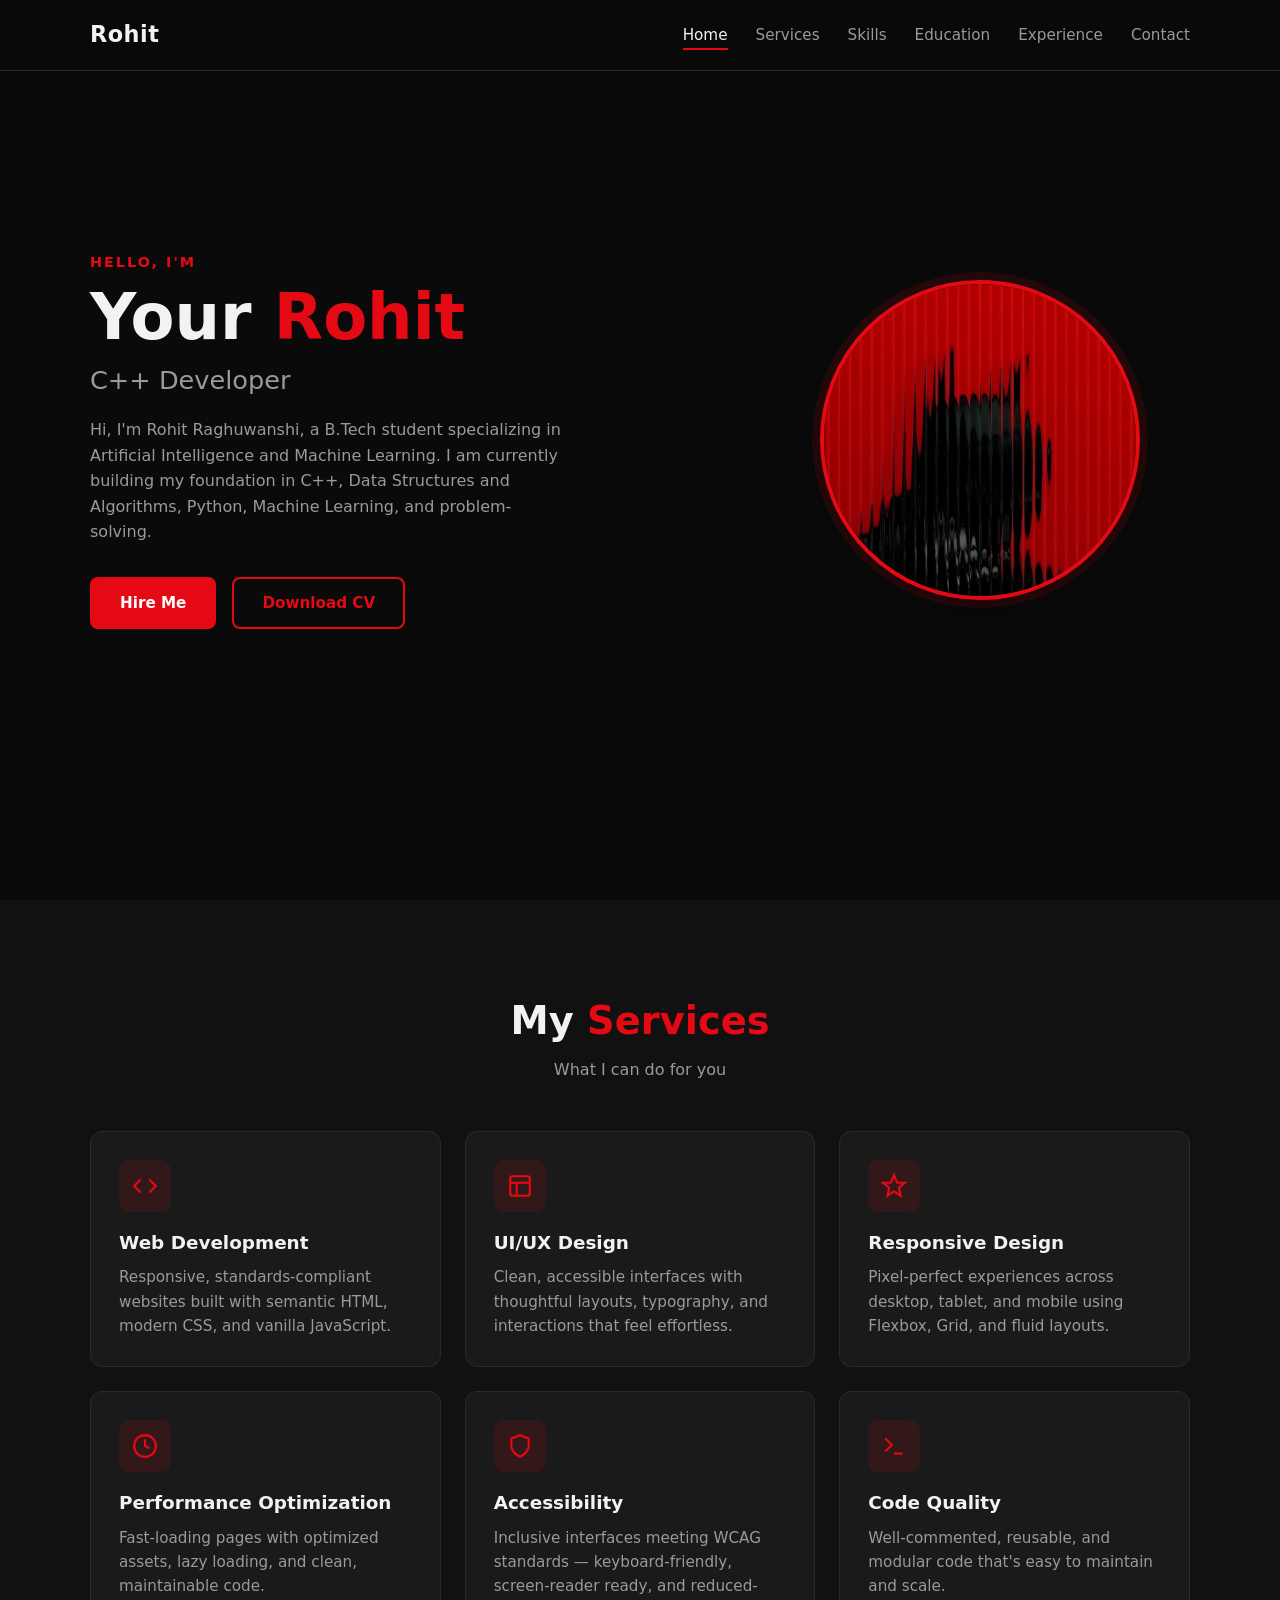
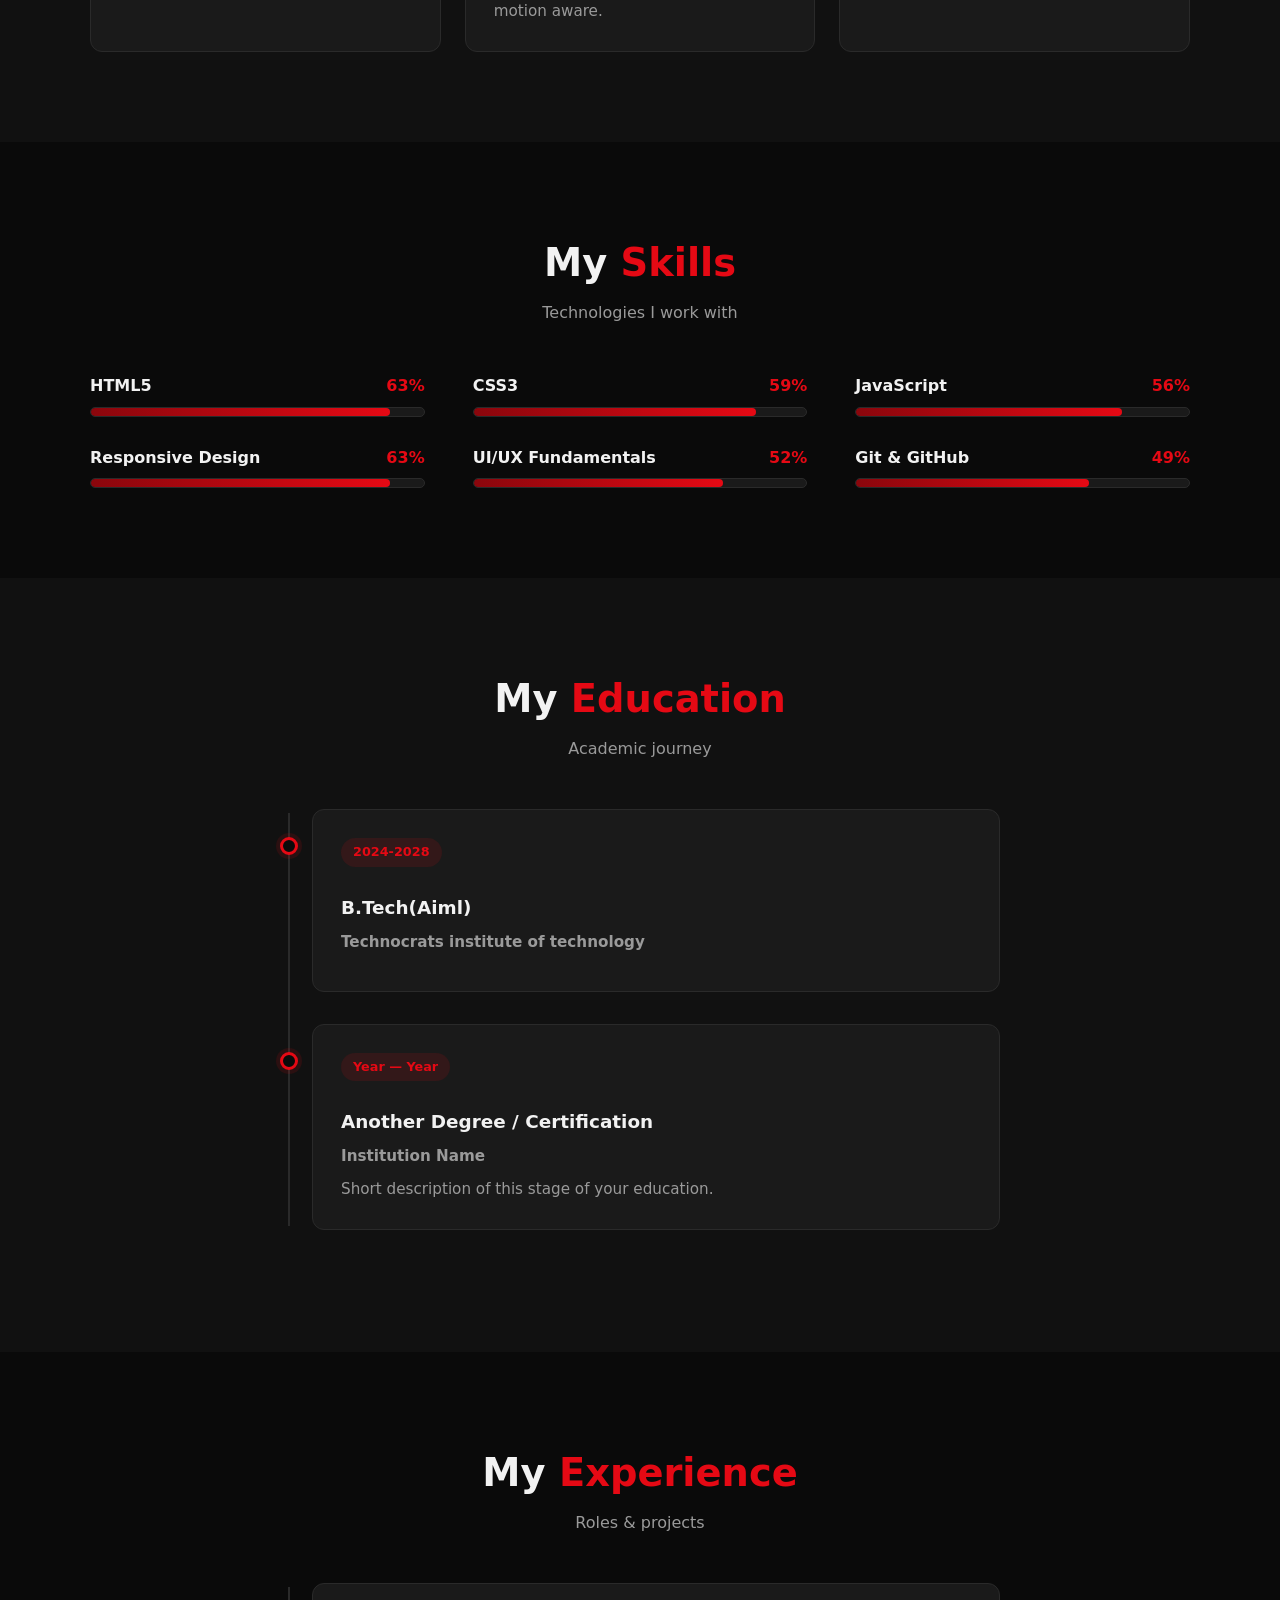
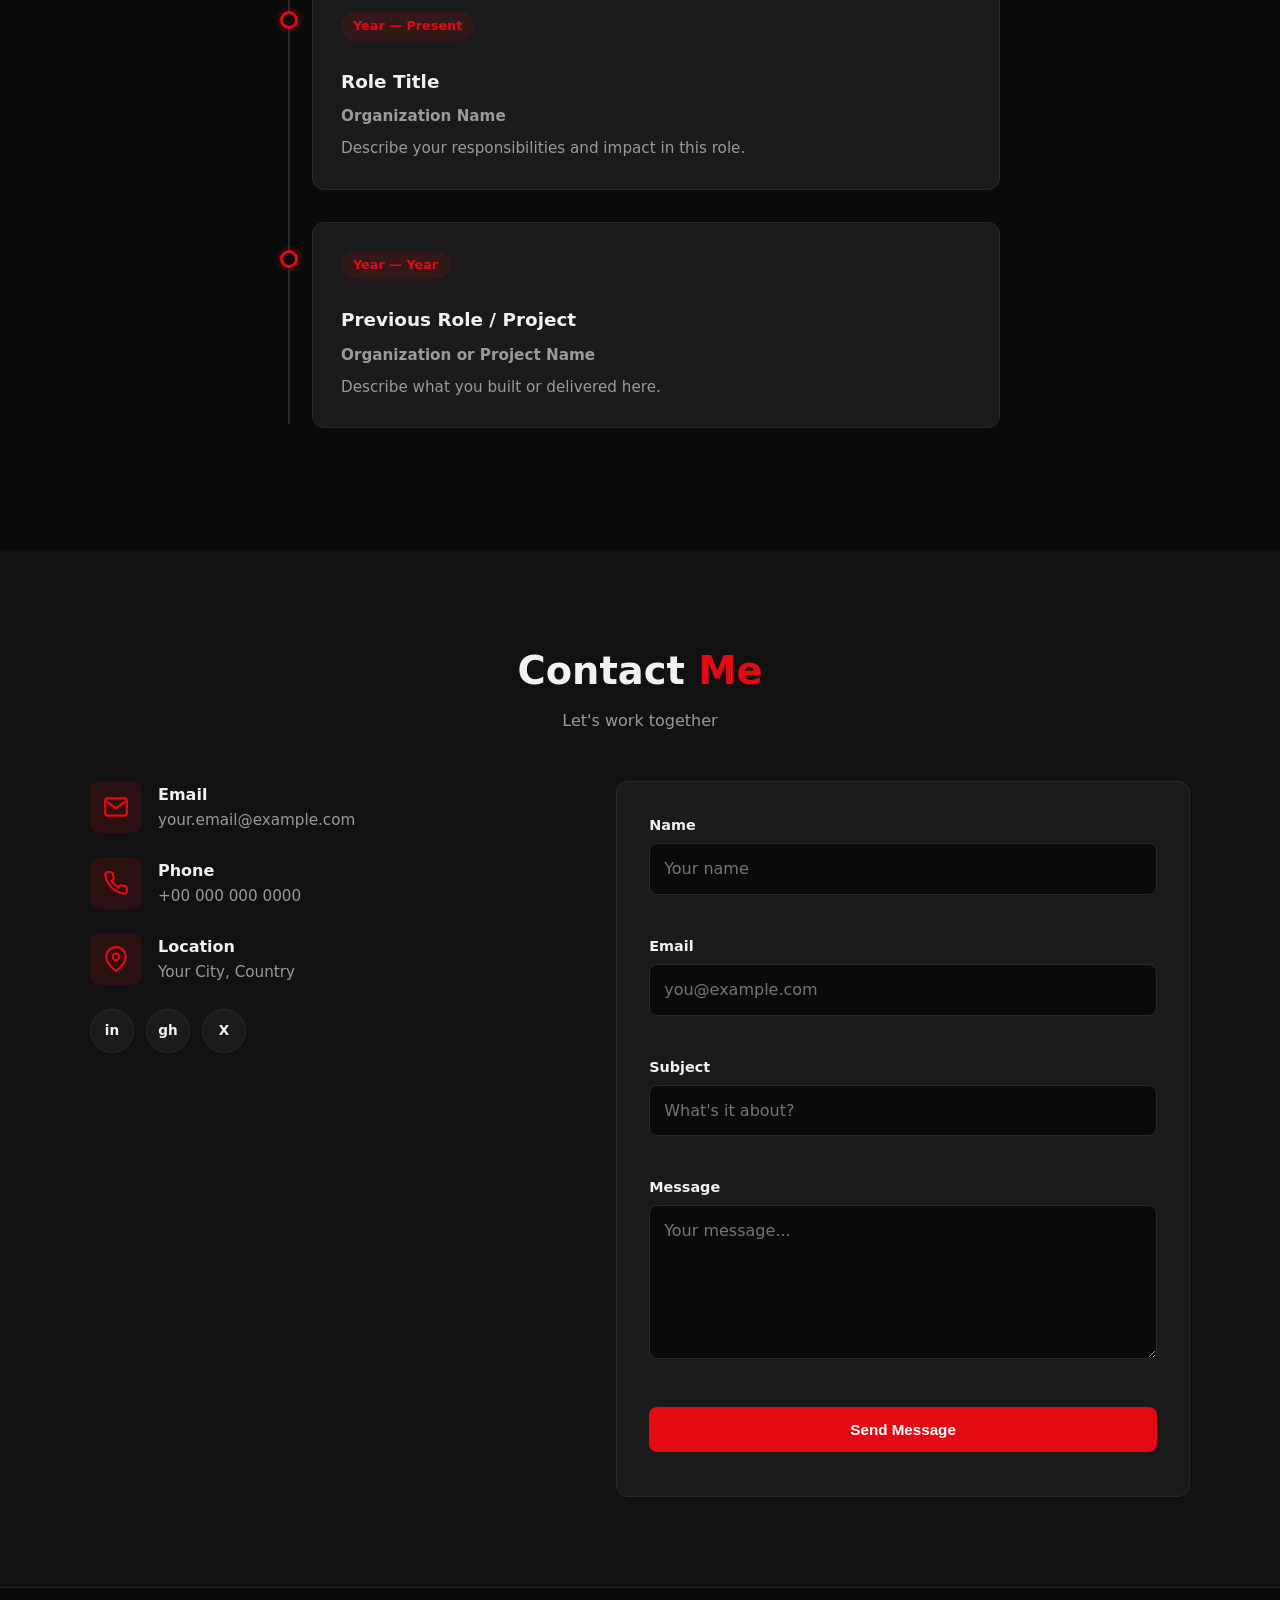
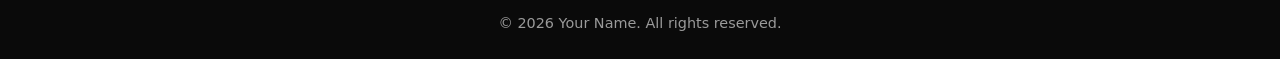
<file: Css/Portfolio/index.html>
<!DOCTYPE html>
<html lang="en">
<head>
  <meta charset="UTF-8" />
  <meta name="viewport" content="width=device-width, initial-scale=1.0" />
  <meta name="description" content="Personal portfolio — skills, services, education, experience, and contact." />
  <title>Your Name — Portfolio</title>
  <link rel="stylesheet" href="style.css" />
</head>
<body>
  <a class="skip-link" href="#main">Skip to main content</a>

<!-- ===== Header / Nav ===== -->
  <header class="site-header">
    <nav class="nav container" aria-label="Main navigation">
      <a href="#home" class="logo">Rohit<span class="accent"></span></a>
      <button class="nav-toggle" id="navToggle" aria-label="Toggle navigation menu" aria-expanded="false" aria-controls="navMenu">
        <span class="bar"></span><span class="bar"></span><span class="bar"></span>
      </button>
      <ul class="nav-menu" id="navMenu">
        <li><a href="#home" class="nav-link active">Home</a></li>
        <li><a href="#services" class="nav-link">Services</a></li>
        <li><a href="#skills" class="nav-link">Skills</a></li>
        <li><a href="#education" class="nav-link">Education</a></li>
        <li><a href="#experience" class="nav-link">Experience</a></li>
        <li><a href="#contact" class="nav-link">Contact</a></li>
      </ul>
    </nav>
  </header>

<main id="main">
    <!-- ===== Hero ===== -->
    <section id="home" class="hero section">
      <div class="container hero-grid">
        <div class="hero-content reveal">
          <p class="hero-greeting">Hello, I'm</p>
          <h1 class="hero-name">Your <span class="accent">Rohit</span></h1>
          <h2 class="hero-title">C++ Developer</h2>
          <p class="hero-intro">
             Hi, I'm Rohit Raghuwanshi, a B.Tech student specializing in Artificial Intelligence and Machine Learning.
I am currently building my foundation in C++, Data Structures and Algorithms, Python, Machine Learning, and problem-solving.
          </p>
          <div class="hero-actions">
            <a href="#contact" class="btn btn-primary">Hire Me</a>
            <a href="#contact" class="btn btn-outline">Download CV</a>
          </div>
        </div>
        <div class="hero-image reveal">
          <!-- Replace src with your photo; inline SVG is a safe fallback -->
          <img src="death.jpg" alt="Profile photo of Your Name"
               width="320" height="320" loading="eager"
               onerror="this.onerror=null;this.src='data:image/svg+xml;utf8,%3Csvg xmlns=%22http://www.w3.org/2000/svg%22 viewBox=%220 0 320 320%22%3E%3Crect width=%22320%22 height=%22320%22 fill=%22%231a1a1a%22/%3E%3Ccircle cx=%22160%22 cy=%22120%22 r=%2255%22 fill=%22%23e50914%22 opacity=%220.85%22/%3E%3Cpath d=%22M60 300c10-70 55-100 100-100s90 30 100 100z%22 fill=%22%23e50914%22 opacity=%220.85%22/%3E%3C/svg%3E'" />
        </div>
      </div>
    </section>

<!-- ===== Services ===== -->
    <section id="services" class="section alt-bg">
      <div class="container">
        <h2 class="section-title reveal">My <span class="accent">Services</span></h2>
        <p class="section-subtitle reveal">What I can do for you</p>
        <div class="cards-grid">
          <article class="card reveal">
            <div class="card-icon" aria-hidden="true">
              <svg viewBox="0 0 24 24" fill="none" stroke="currentColor" stroke-width="2"><polyline points="16 18 22 12 16 6"/><polyline points="8 6 2 12 8 18"/></svg>
            </div>
            <h3>Web Development</h3>
            <p>Responsive, standards-compliant websites built with semantic HTML, modern CSS, and vanilla JavaScript.</p>
          </article>
          <article class="card reveal">
            <div class="card-icon" aria-hidden="true">
              <svg viewBox="0 0 24 24" fill="none" stroke="currentColor" stroke-width="2"><rect x="3" y="3" width="18" height="18" rx="2"/><line x1="3" y1="9" x2="21" y2="9"/><line x1="9" y1="21" x2="9" y2="9"/></svg>
            </div>
            <h3>UI/UX Design</h3>
            <p>Clean, accessible interfaces with thoughtful layouts, typography, and interactions that feel effortless.</p>
          </article>
          <article class="card reveal">
            <div class="card-icon" aria-hidden="true">
              <svg viewBox="0 0 24 24" fill="none" stroke="currentColor" stroke-width="2"><path d="M12 2l3 7h7l-5.5 4.5L18 21l-6-4-6 4 1.5-7.5L2 9h7z"/></svg>
            </div>
            <h3>Responsive Design</h3>
            <p>Pixel-perfect experiences across desktop, tablet, and mobile using Flexbox, Grid, and fluid layouts.</p>
          </article>
          <article class="card reveal">
            <div class="card-icon" aria-hidden="true">
              <svg viewBox="0 0 24 24" fill="none" stroke="currentColor" stroke-width="2"><circle cx="12" cy="12" r="10"/><polyline points="12 6 12 12 16 14"/></svg>
            </div>
            <h3>Performance Optimization</h3>
            <p>Fast-loading pages with optimized assets, lazy loading, and clean, maintainable code.</p>
          </article>
          <article class="card reveal">
            <div class="card-icon" aria-hidden="true">
              <svg viewBox="0 0 24 24" fill="none" stroke="currentColor" stroke-width="2"><path d="M12 22s8-4 8-10V5l-8-3-8 3v7c0 6 8 10 8 10z"/></svg>
            </div>
            <h3>Accessibility</h3>
            <p>Inclusive interfaces meeting WCAG standards — keyboard-friendly, screen-reader ready, and reduced-motion aware.</p>
          </article>
          <article class="card reveal">
            <div class="card-icon" aria-hidden="true">
              <svg viewBox="0 0 24 24" fill="none" stroke="currentColor" stroke-width="2"><polyline points="4 17 10 11 4 5"/><line x1="12" y1="19" x2="20" y2="19"/></svg>
            </div>
            <h3>Code Quality</h3>
            <p>Well-commented, reusable, and modular code that's easy to maintain and scale.</p>
          </article>
        </div>
      </div>
    </section>

<!-- ===== Skills ===== -->
    <section id="skills" class="section">
      <div class="container">
        <h2 class="section-title reveal">My <span class="accent">Skills</span></h2>
        <p class="section-subtitle reveal">Technologies I work with</p>
        <div class="skills-grid">
          <div class="skill reveal">
            <div class="skill-head"><span>HTML5</span><span class="skill-pct" data-target="90">0%</span></div>
            <div class="skill-bar"><div class="skill-fill" data-width="90"></div></div>
          </div>
          <div class="skill reveal">
            <div class="skill-head"><span>CSS3</span><span class="skill-pct" data-target="85">0%</span></div>
            <div class="skill-bar"><div class="skill-fill" data-width="85"></div></div>
          </div>
          <div class="skill reveal">
            <div class="skill-head"><span>JavaScript</span><span class="skill-pct" data-target="80">0%</span></div>
            <div class="skill-bar"><div class="skill-fill" data-width="80"></div></div>
          </div>
          <div class="skill reveal">
            <div class="skill-head"><span>Responsive Design</span><span class="skill-pct" data-target="90">0%</span></div>
            <div class="skill-bar"><div class="skill-fill" data-width="90"></div></div>
          </div>
          <div class="skill reveal">
            <div class="skill-head"><span>UI/UX Fundamentals</span><span class="skill-pct" data-target="75">0%</span></div>
            <div class="skill-bar"><div class="skill-fill" data-width="75"></div></div>
          </div>
          <div class="skill reveal">
            <div class="skill-head"><span>Git &amp; GitHub</span><span class="skill-pct" data-target="70">0%</span></div>
            <div class="skill-bar"><div class="skill-fill" data-width="70"></div></div>
          </div>
        </div>
      </div>
    </section>

<!-- ===== Education ===== -->
    <section id="education" class="section alt-bg">
      <div class="container">
        <h2 class="section-title reveal">My <span class="accent">Education</span></h2>
        <p class="section-subtitle reveal">Academic journey</p>
        <div class="timeline">
          <div class="timeline-item reveal">
            <div class="timeline-dot"></div>
            <div class="timeline-content card">
              <span class="timeline-date">2024-2028</span>
              <h3>B.Tech(Aiml)</h3>
              <p class="timeline-org">Technocrats institute of technology</p>
              <!-- <p>Short description of your studies, focus areas, or achievements.</p> -->
            </div>
          </div>
          <div class="timeline-item reveal">
            <div class="timeline-dot"></div>
            <div class="timeline-content card">
              <span class="timeline-date">Year — Year</span>
              <h3>Another Degree / Certification</h3>
              <p class="timeline-org">Institution Name</p>
              <p>Short description of this stage of your education.</p>
            </div>
          </div>
        </div>
      </div>
    </section>

<!-- ===== Experience ===== -->
    <section id="experience" class="section">
      <div class="container">
        <h2 class="section-title reveal">My <span class="accent">Experience</span></h2>
        <p class="section-subtitle reveal">Roles &amp; projects</p>
        <div class="timeline">
          <div class="timeline-item reveal">
            <div class="timeline-dot"></div>
            <div class="timeline-content card">
              <span class="timeline-date">Year — Present</span>
              <h3>Role Title</h3>
              <p class="timeline-org">Organization Name</p>
              <p>Describe your responsibilities and impact in this role.</p>
            </div>
          </div>
          <div class="timeline-item reveal">
            <div class="timeline-dot"></div>
            <div class="timeline-content card">
              <span class="timeline-date">Year — Year</span>
              <h3>Previous Role / Project</h3>
              <p class="timeline-org">Organization or Project Name</p>
              <p>Describe what you built or delivered here.</p>
            </div>
          </div>
        </div>
      </div>
    </section>

<!-- ===== Contact ===== -->
    <section id="contact" class="section alt-bg">
      <div class="container">
        <h2 class="section-title reveal">Contact <span class="accent">Me</span></h2>
        <p class="section-subtitle reveal">Let's work together</p>
        <div class="contact-grid">
          <div class="contact-info reveal">
            <div class="contact-item">
              <div class="card-icon" aria-hidden="true">
                <svg viewBox="0 0 24 24" fill="none" stroke="currentColor" stroke-width="2"><path d="M4 4h16c1 0 2 1 2 2v12c0 1-1 2-2 2H4c-1 0-2-1-2-2V6c0-1 1-2 2-2z"/><polyline points="22,6 12,13 2,6"/></svg>
              </div>
              <div><h3>Email</h3><p>your.email@example.com</p></div>
            </div>
            <div class="contact-item">
              <div class="card-icon" aria-hidden="true">
                <svg viewBox="0 0 24 24" fill="none" stroke="currentColor" stroke-width="2"><path d="M22 16.9v3a2 2 0 0 1-2.2 2 19.8 19.8 0 0 1-8.6-3.1 19.5 19.5 0 0 1-6-6A19.8 19.8 0 0 1 2.1 4.2 2 2 0 0 1 4.1 2h3a2 2 0 0 1 2 1.7c.1 1 .4 2 .7 2.9a2 2 0 0 1-.5 2.1L8 10a16 16 0 0 0 6 6l1.3-1.3a2 2 0 0 1 2.1-.5c.9.3 1.9.6 2.9.7a2 2 0 0 1 1.7 2z"/></svg>
              </div>
              <div><h3>Phone</h3><p>+00 000 000 0000</p></div>
            </div>
            <div class="contact-item">
              <div class="card-icon" aria-hidden="true">
                <svg viewBox="0 0 24 24" fill="none" stroke="currentColor" stroke-width="2"><path d="M21 10c0 7-9 13-9 13S3 17 3 10a9 9 0 0 1 18 0z"/><circle cx="12" cy="10" r="3"/></svg>
              </div>
              <div><h3>Location</h3><p>Your City, Country</p></div>
            </div>
            <div class="socials">
              <a href="#" aria-label="LinkedIn profile" class="social-link">in</a>
              <a href="#" aria-label="GitHub profile" class="social-link">gh</a>
              <a href="#" aria-label="X / Twitter profile" class="social-link">X</a>
            </div>
          </div>

<!-- NOTE: form submission needs a backend or form service (e.g. Formspree).
               The JS below validates locally; connect the safe integration point
               marked in script.js to your chosen provider. -->
          <form id="contactForm" class="contact-form reveal" novalidate>
            <div class="form-group">
              <label for="name">Name</label>
              <input type="text" id="name" name="name" placeholder="Your name" required aria-describedby="nameError" />
              <span class="error-msg" id="nameError" role="alert"></span>
            </div>
            <div class="form-group">
              <label for="email">Email</label>
              <input type="email" id="email" name="email" placeholder="you@example.com" required aria-describedby="emailError" />
              <span class="error-msg" id="emailError" role="alert"></span>
            </div>
            <div class="form-group">
              <label for="subject">Subject</label>
              <input type="text" id="subject" name="subject" placeholder="What's it about?" required aria-describedby="subjectError" />
              <span class="error-msg" id="subjectError" role="alert"></span>
            </div>
            <div class="form-group">
              <label for="message">Message</label>
              <textarea id="message" name="message" rows="5" placeholder="Your message..." required aria-describedby="messageError"></textarea>
              <span class="error-msg" id="messageError" role="alert"></span>
            </div>
            <button type="submit" class="btn btn-primary btn-block">Send Message</button>
            <p class="form-status" id="formStatus" role="status" aria-live="polite"></p>
          </form>
        </div>
      </div>
    </section>
  </main>

<footer class="site-footer">
    <div class="container">
      <p>© <span id="year"></span> Your Name. All rights reserved.</p>
    </div>
  </footer>

<script src="script.js"></script>
</body>
</html>
</file>
<file: Css/Portfolio/style.css>
/* ============================================================
   Portfolio — Black / Dark Charcoal / Vibrant Red theme
   ============================================================ */

/* ---- Design tokens ---- */
:root {
  --bg: #0a0a0a;
  --bg-alt: #111111;
  --surface: #1a1a1a;
  --surface-hover: #222222;
  --text: #f2f2f2;
  --text-muted: #9a9a9a;
  --accent: #e50914;
  --accent-soft: rgba(229, 9, 20, 0.12);
  --border: #2a2a2a;
  --shadow: 0 8px 24px rgba(0, 0, 0, 0.5);
  --radius: 12px;
  --transition: 0.3s ease;
  --font: "Segoe UI", system-ui, -apple-system, sans-serif;
}

/* ---- Reset / base ---- */
*,
*::before,
*::after {
  margin: 0;
  padding: 0;
  box-sizing: border-box;
}

html {
  scroll-behavior: smooth;
  scroll-padding-top: 80px;
}

body {
  font-family: var(--font);
  background: var(--bg);
  color: var(--text);
  line-height: 1.6;
  -webkit-font-smoothing: antialiased;
}

img {
  max-width: 100%;
  display: block;
}

a {
  color: inherit;
  text-decoration: none;
}

ul {
  list-style: none;
}

.container {
  width: min(1100px, 90%);
  margin-inline: auto;
}

.section {
  padding: 90px 0;
}

.alt-bg {
  background: var(--bg-alt);
}

.accent {
  color: var(--accent);
}

.skip-link {
  position: absolute;
  top: -48px;
  left: 8px;
  background: var(--accent);
  color: #fff;
  padding: 8px 16px;
  border-radius: 6px;
  z-index: 100;
  transition: top var(--transition);
}

.skip-link:focus {
  top: 8px;
}

/* ---- Header / Nav ---- */
.site-header {
  position: fixed;
  inset: 0 0 auto 0;
  z-index: 50;
  background: rgba(10, 10, 10, 0.85);
  backdrop-filter: blur(10px);
  border-bottom: 1px solid var(--border);
  transition: box-shadow var(--transition);
}

.site-header.scrolled {
  box-shadow: var(--shadow);
}

.nav {
  display: flex;
  align-items: center;
  justify-content: space-between;
  height: 70px;
}

.logo {
  font-size: 1.4rem;
  font-weight: 700;
  letter-spacing: 0.5px;
}

.logo .accent {
  font-weight: 800;
}

.nav-menu {
  display: flex;
  gap: 28px;
}

.nav-link {
  position: relative;
  font-size: 0.95rem;
  color: var(--text-muted);
  transition: color var(--transition);
}

.nav-link::after {
  content: "";
  position: absolute;
  left: 0;
  bottom: -6px;
  width: 0;
  height: 2px;
  background: var(--accent);
  transition: width var(--transition);
}

.nav-link:hover,
.nav-link.active {
  color: var(--text);
}

.nav-link:hover::after,
.nav-link.active::after {
  width: 100%;
}

.nav-toggle {
  display: none;
  flex-direction: column;
  gap: 5px;
  background: none;
  border: none;
  cursor: pointer;
  padding: 6px;
}

.nav-toggle .bar {
  width: 24px;
  height: 2px;
  background: var(--text);
  border-radius: 2px;
  transition: transform var(--transition), opacity var(--transition);
}

.nav-toggle.open .bar:nth-child(1) { transform: translateY(7px) rotate(45deg); }
.nav-toggle.open .bar:nth-child(2) { opacity: 0; }
.nav-toggle.open .bar:nth-child(3) { transform: translateY(-7px) rotate(-45deg); }

/* ---- Hero ---- */
.hero {
  min-height: 100vh;
  display: flex;
  align-items: center;
  padding-top: 70px;
}

.hero-grid {
  display: grid;
  grid-template-columns: 1.2fr 0.8fr;
  gap: 48px;
  align-items: center;
}

.hero-greeting {
  color: var(--accent);
  font-weight: 600;
  letter-spacing: 2px;
  text-transform: uppercase;
  font-size: 0.9rem;
}

.hero-name {
  font-size: clamp(2.4rem, 6vw, 4rem);
  line-height: 1.1;
  margin: 8px 0;
}

.hero-title {
  font-size: clamp(1.2rem, 3vw, 1.6rem);
  font-weight: 500;
  color: var(--text-muted);
  margin-bottom: 16px;
}

.hero-intro {
  color: var(--text-muted);
  max-width: 480px;
  margin-bottom: 32px;
}

.hero-actions {
  display: flex;
  gap: 16px;
  flex-wrap: wrap;
}

.hero-image img {
  width: min(320px, 100%);
  aspect-ratio: 1;
  object-fit: cover;
  border-radius: 50%;
  border: 4px solid var(--accent);
  box-shadow: 0 0 0 8px var(--accent-soft), var(--shadow);
  margin-inline: auto;
}

/* ---- Buttons ---- */
.btn {
  display: inline-block;
  padding: 12px 28px;
  border-radius: 8px;
  font-weight: 600;
  font-size: 0.95rem;
  cursor: pointer;
  border: 2px solid transparent;
  transition: background var(--transition), color var(--transition),
              border-color var(--transition), transform var(--transition),
              box-shadow var(--transition);
}

.btn-primary {
  background: var(--accent);
  color: #fff;
}

.btn-primary:hover {
  background: #c4080f;
  transform: translateY(-2px);
  box-shadow: 0 8px 20px rgba(229, 9, 20, 0.35);
}

.btn-outline {
  border-color: var(--accent);
  color: var(--accent);
}

.btn-outline:hover {
  background: var(--accent-soft);
  transform: translateY(-2px);
}

.btn-block {
  width: 100%;
}

.btn:focus-visible,
a:focus-visible,
button:focus-visible,
input:focus-visible,
textarea:focus-visible {
  outline: 2px solid var(--accent);
  outline-offset: 3px;
}

/* ---- Section headings ---- */
.section-title {
  font-size: clamp(1.8rem, 4vw, 2.4rem);
  text-align: center;
}

.section-subtitle {
  text-align: center;
  color: var(--text-muted);
  margin: 6px 0 48px;
}

/* ---- Cards / Services ---- */
.cards-grid {
  display: grid;
  grid-template-columns: repeat(auto-fit, minmax(280px, 1fr));
  gap: 24px;
}

.card {
  background: var(--surface);
  border: 1px solid var(--border);
  border-radius: var(--radius);
  padding: 28px;
  transition: transform var(--transition), border-color var(--transition),
              box-shadow var(--transition);
}

.card:hover {
  transform: translateY(-6px);
  border-color: var(--accent);
  box-shadow: 0 12px 30px rgba(0, 0, 0, 0.6);
}

.card h3 {
  margin: 16px 0 8px;
  font-size: 1.15rem;
}

.card p {
  color: var(--text-muted);
  font-size: 0.95rem;
}

.card-icon {
  width: 52px;
  height: 52px;
  display: grid;
  place-items: center;
  background: var(--accent-soft);
  border-radius: 10px;
  color: var(--accent);
  transition: transform var(--transition), background var(--transition);
}

.card-icon svg {
  width: 26px;
  height: 26px;
}

.card:hover .card-icon {
  transform: scale(1.1) rotate(-4deg);
  background: var(--accent);
  color: #fff;
}

/* ---- Skills ---- */
.skills-grid {
  display: grid;
  grid-template-columns: repeat(auto-fit, minmax(300px, 1fr));
  gap: 28px 48px;
}

.skill-head {
  display: flex;
  justify-content: space-between;
  font-weight: 600;
  margin-bottom: 8px;
}

.skill-pct {
  color: var(--accent);
}

.skill-bar {
  height: 10px;
  background: var(--surface);
  border: 1px solid var(--border);
  border-radius: 6px;
  overflow: hidden;
}

.skill-fill {
  height: 100%;
  width: 0;
  background: linear-gradient(90deg, #8a060c, var(--accent));
  border-radius: 6px;
  transition: width 1.2s ease;
}

/* ---- Timeline (Education & Experience) ---- */
.timeline {
  position: relative;
  max-width: 720px;
  margin-inline: auto;
  padding-left: 32px;
}

.timeline::before {
  content: "";
  position: absolute;
  left: 8px;
  top: 4px;
  bottom: 4px;
  width: 2px;
  background: var(--border);
}

.timeline-item {
  position: relative;
  margin-bottom: 32px;
}

.timeline-dot {
  position: absolute;
  left: -32px;
  top: 28px;
  width: 18px;
  height: 18px;
  border-radius: 50%;
  background: var(--bg);
  border: 3px solid var(--accent);
  box-shadow: 0 0 0 4px var(--accent-soft);
}

.timeline-date {
  display: inline-block;
  background: var(--accent-soft);
  color: var(--accent);
  font-size: 0.8rem;
  font-weight: 600;
  padding: 4px 12px;
  border-radius: 20px;
  margin-bottom: 10px;
}

.timeline-org {
  color: var(--accent);
  font-weight: 600;
  margin-bottom: 8px;
}

/* ---- Contact ---- */
.contact-grid {
  display: grid;
  grid-template-columns: 1fr 1.2fr;
  gap: 48px;
  align-items: start;
}

.contact-item {
  display: flex;
  gap: 16px;
  align-items: center;
  margin-bottom: 24px;
}

.contact-item h3 {
  font-size: 1rem;
}

.contact-item p {
  color: var(--text-muted);
  font-size: 0.95rem;
}

.socials {
  display: flex;
  gap: 12px;
  margin-top: 8px;
}

.social-link {
  width: 44px;
  height: 44px;
  display: grid;
  place-items: center;
  border-radius: 50%;
  border: 1px solid var(--border);
  background: var(--surface);
  font-weight: 700;
  font-size: 0.85rem;
  transition: background var(--transition), border-color var(--transition),
              transform var(--transition), color var(--transition);
}

.social-link:hover {
  background: var(--accent);
  border-color: var(--accent);
  color: #fff;
  transform: translateY(-3px);
}

/* ---- Form ---- */
.contact-form {
  background: var(--surface);
  border: 1px solid var(--border);
  border-radius: var(--radius);
  padding: 32px;
}

.form-group {
  margin-bottom: 18px;
}

.form-group label {
  display: block;
  font-size: 0.9rem;
  font-weight: 600;
  margin-bottom: 6px;
}

.form-group input,
.form-group textarea {
  width: 100%;
  background: var(--bg);
  border: 1px solid var(--border);
  border-radius: 8px;
  color: var(--text);
  padding: 12px 14px;
  font: inherit;
  transition: border-color var(--transition), box-shadow var(--transition);
}

.form-group input:focus,
.form-group textarea:focus {
  border-color: var(--accent);
  box-shadow: 0 0 0 3px var(--accent-soft);
  outline: none;
}

.form-group input.invalid,
.form-group textarea.invalid {
  border-color: var(--accent);
}

.error-msg {
  display: block;
  color: var(--accent);
  font-size: 0.82rem;
  min-height: 18px;
  margin-top: 4px;
}

.form-status {
  margin-top: 12px;
  font-size: 0.9rem;
  text-align: center;
}

.form-status.success { color: #4ade80; }
.form-status.error { color: var(--accent); }

/* ---- Footer ---- */
.site-footer {
  border-top: 1px solid var(--border);
  padding: 24px 0;
  text-align: center;
  color: var(--text-muted);
  font-size: 0.9rem;
}

/* ---- Scroll reveal ---- */
.reveal {
  opacity: 0;
  transform: translateY(24px);
  transition: opacity 0.6s ease, transform 0.6s ease;
}

.reveal.visible {
  opacity: 1;
  transform: none;
}

/* ---- Responsive ---- */
@media (max-width: 900px) {
  .hero-grid {
    grid-template-columns: 1fr;
    text-align: center;
  }

.hero-image {
    order: -1;
  }

.hero-intro {
    margin-inline: auto;
  }

.hero-actions {
    justify-content: center;
  }

.contact-grid {
    grid-template-columns: 1fr;
  }
}

@media (max-width: 700px) {
  .nav-toggle {
    display: flex;
  }

.nav-menu {
    position: fixed;
    top: 70px;
    right: 0;
    width: min(280px, 80%);
    height: calc(100vh - 70px);
    flex-direction: column;
    gap: 8px;
    background: var(--bg-alt);
    border-left: 1px solid var(--border);
    padding: 32px 24px;
    transform: translateX(100%);
    transition: transform var(--transition);
  }

.nav-menu.open {
    transform: translateX(0);
  }

.nav-link {
    display: block;
    padding: 10px 0;
    font-size: 1.05rem;
  }

.section {
    padding: 64px 0;
  }

.contact-form {
    padding: 24px;
  }
}

/* ---- Reduced motion ---- */
@media (prefers-reduced-motion: reduce) {
  html {
    scroll-behavior: auto;
  }

*,
  *::before,
  *::after {
    animation-duration: 0.01ms !important;
    animation-iteration-count: 1 !important;
    transition-duration: 0.01ms !important;
  }

.reveal {
    opacity: 1;
    transform: none;
  }

.skill-fill {
    transition: none;
  }
}
</file>
